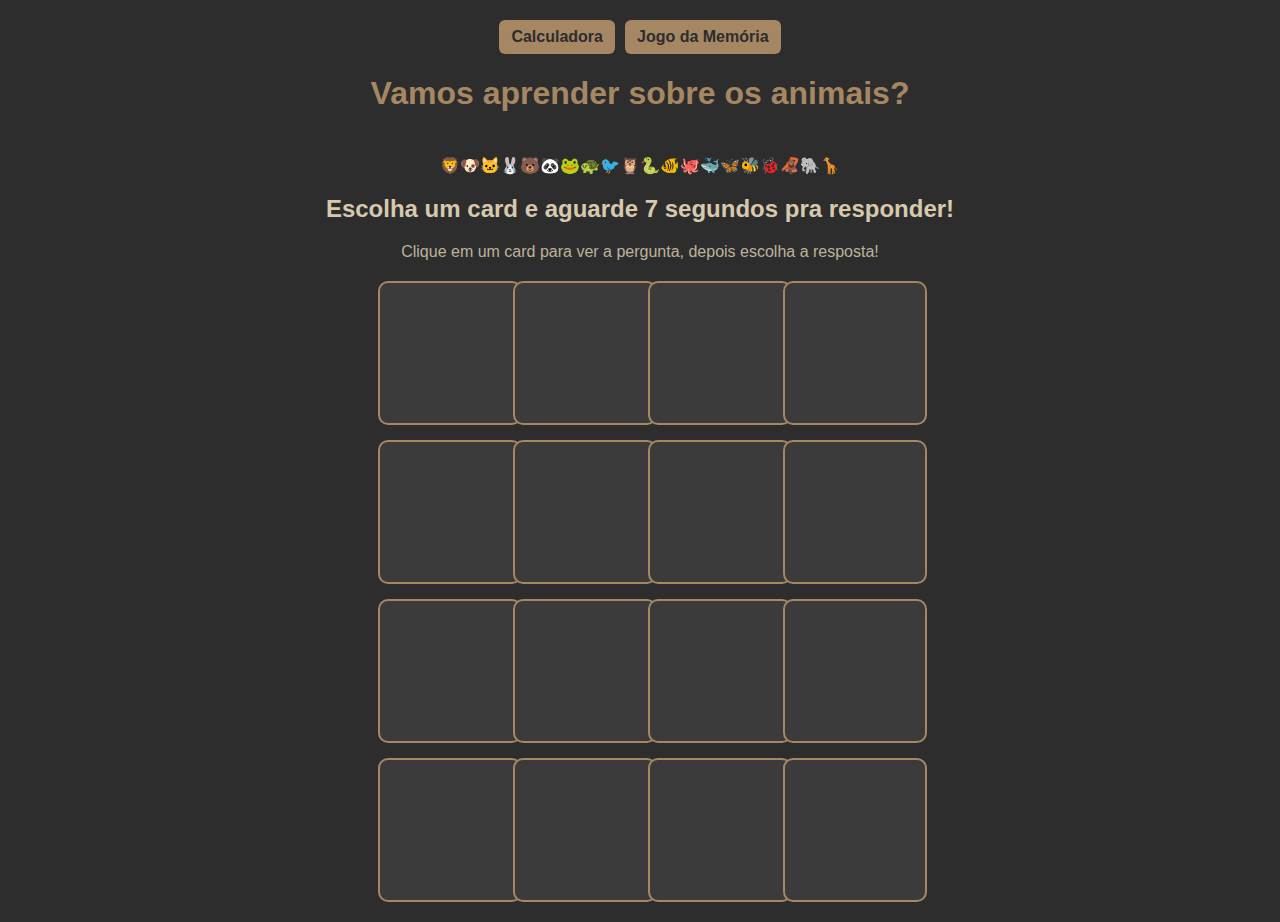
<file: index.html>
<!DOCTYPE html>
<html lang="pt-br">
<head>
  <meta charset="UTF-8" />
  <meta name="viewport" content="width=device-width, initial-scale=1.0" />
  <title>Jogo de Perguntas sobre Animais</title>
  <link rel="stylesheet" href="perguntasrespostas.css" />
</head>
<body>
  <div class="nav-buttons">
    <a href="calculadora.html">Calculadora</a>
    <a href="memoria.html">Jogo da Memória</a>
  </div>
  <h1>Vamos aprender sobre os animais?</h1><br>
  <p>🦁🐶🐱🐰🐻🐼🐸🐢🐦🦉🐍🐠🐙🐳🦋🐝🐞🦧🐘🦒</p>
  <h2>Escolha um card e aguarde 7 segundos pra responder!</h2>
  <p class="instrucao">Clique em um card para ver a pergunta, depois escolha a resposta!</p>

  <div class="container">
    <div class="card" data-pergunta="Qual é o maior animal terrestre?" data-resposta="Elefante! 🐘"></div>
    <div class="card" data-pergunta="Qual animal tem uma bolsa para carregar seus filhotes?" data-resposta="Canguru! 🦘"></div>
    <div class="card" data-pergunta="Qual é o maior predador terrestre?" data-resposta="Urso-pardo! 🐻"></div>
    <div class="card" data-pergunta="Qual animal pode mudar de cor?" data-resposta="Camaleão! 🦎"></div>
    <div class="card" data-pergunta="Qual animal tem o pescoço longo e come folhas de árvores altas?" data-resposta="Girafa! 🦒"></div>
    <div class="card" data-pergunta="Qual é o animal mais rápido do mundo?" data-resposta="Guepardo! 🐆"></div>
    <div class="card" data-pergunta="Qual animal é conhecido por dormir por 20 horas por dia?" data-resposta="Bicho-preguiça! 🦥"></div>
    <div class="card" data-pergunta="Qual foi o maior dinossauro do mundo?" data-resposta="Patagotitan mayorum! 🦕"></div>
    <div class="card" data-pergunta="Qual é o maior animal que já viveu na terra?" data-resposta="Baleia-azul! 🐋"></div>
    <div class="card" data-pergunta="Qual é o animal que vive no mar e é conhecido por sua inteligência?" data-resposta="Golfinho! 🐬"></div>
    <div class="card" data-pergunta="Qual animal é famoso por sua habilidade de saltar grandes distâncias?" data-resposta="Canguru! 🦘"></div>
    <div class="card" data-pergunta="Qual animal tem uma 'armadura' e anda devagar?" data-resposta="Tartaruga! 🐢"></div>
    <div class="card" data-pergunta="Qual animal tem três corações?" data-resposta="Polvo! 🐙"></div>
    <div class="card" data-pergunta="Qual é o animal que come formigas e tem língua longa?" data-resposta="Tamanduá! 🦦"></div>
    <div class="card" data-pergunta="Qual é o mamífero que pode voar?" data-resposta="Morcego! 🦇"></div>
    <div class="card" data-pergunta="Qual é o animal símbolo da Austrália?" data-resposta="Coala! 🐨"></div>
  </div>


  <audio id="acerto" src="acerto.mp3"></audio>
  <audio id="erro" src="erro.mp3"></audio>

  <script src="perguntasrespostas.js"></script>
</body>
</html>
</file>
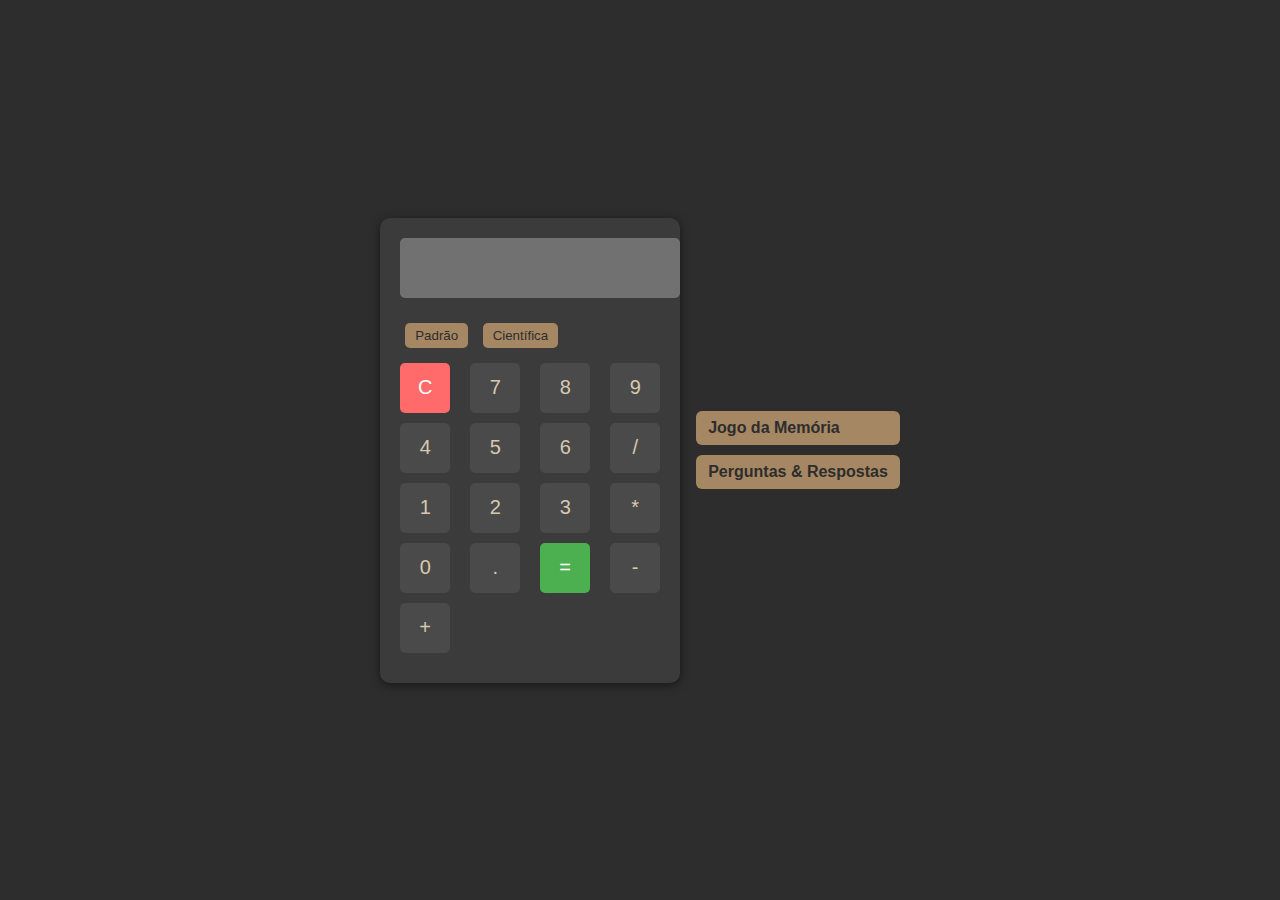
<file: calculadora.html>
<!DOCTYPE html>
<html lang="pt-br">
<head>
    <meta charset="UTF-8">
    <meta name="viewport" content="width=device-width, initial-scale=1.0">
    <title>Calculadora</title>
    <link rel="stylesheet" href="calculadora.css">
</head>
<body>
    <div class="nav-buttons">
        <a href="memoria.html">Jogo da Memória</a>
        <a href="perguntasrespostas.html">Perguntas & Respostas</a>
    </div>
    <div class="calculator">
        <input type="text" id="display" class="display" disabled />

        <div class="mode-buttons">
            <button onclick="setMode('padrao')">Padrão</button>
            <button onclick="setMode('cientifica')">Científica</button>
        </div>

        <div id="padrao" class="buttons">
            <div class="button-row">
                <button class="button button-clear" onclick="clearDisplay()">C</button>
                <button class="button" onclick="appendToDisplay('7')">7</button>
                <button class="button" onclick="appendToDisplay('8')">8</button>
                <button class="button" onclick="appendToDisplay('9')">9</button>
            </div>
            <div class="button-row">
                <button class="button" onclick="appendToDisplay('4')">4</button>
                <button class="button" onclick="appendToDisplay('5')">5</button>
                <button class="button" onclick="appendToDisplay('6')">6</button>
                <button class="button" onclick="appendToDisplay('/')">/</button>
            </div>
            <div class="button-row">
                <button class="button" onclick="appendToDisplay('1')">1</button>
                <button class="button" onclick="appendToDisplay('2')">2</button>
                <button class="button" onclick="appendToDisplay('3')">3</button>
                <button class="button" onclick="appendToDisplay('*')">*</button>
            </div>
            <div class="button-row">
                <button class="button" onclick="appendToDisplay('0')">0</button>
                <button class="button" onclick="appendToDisplay('.')">.</button>
                <button class="button button-equal" onclick="calculateResult()">=</button>
                <button class="button" onclick="appendToDisplay('-')">-</button>
            </div>
            <div class="button-row">
                <button class="button" onclick="appendToDisplay('+')">+</button>
            </div>
        </div>

        <div id="cientifica" class="buttons" style="display:none;">
            <div class="button-row">
                <button class="button button-clear" onclick="clearDisplay()">C</button>
                <button class="button" onclick="appendToDisplay('Math.sin(')">sin</button>
                <button class="button" onclick="appendToDisplay('Math.cos(')">cos</button>
                <button class="button" onclick="appendToDisplay('Math.tan(')">tan</button>
            </div>
            <div class="button-row">
                <button class="button" onclick="appendToDisplay('Math.sqrt(')">√</button>
                <button class="button" onclick="appendToDisplay('Math.pow(')">x²</button>
                <button class="button" onclick="appendToDisplay('(')">(</button>
                <button class="button" onclick="appendToDisplay(')')">)</button>
            </div>
            <div class="button-row">
                <button class="button" onclick="appendToDisplay('7')">7</button>
                <button class="button" onclick="appendToDisplay('8')">8</button>
                <button class="button" onclick="appendToDisplay('9')">9</button>
                <button class="button" onclick="appendToDisplay('/')">/</button>
            </div>
            <div class="button-row">
                <button class="button" onclick="appendToDisplay('4')">4</button>
                <button class="button" onclick="appendToDisplay('5')">5</button>
                <button class="button" onclick="appendToDisplay('6')">6</button>
                <button class="button" onclick="appendToDisplay('*')">*</button>
            </div>
            <div class="button-row">
                <button class="button" onclick="appendToDisplay('1')">1</button>
                <button class="button" onclick="appendToDisplay('2')">2</button>
                <button class="button" onclick="appendToDisplay('3')">3</button>
                <button class="button" onclick="appendToDisplay('-')">-</button>
            </div>
            <div class="button-row">
                <button class="button" onclick="appendToDisplay('0')">0</button>
                <button class="button" onclick="appendToDisplay('.')">.</button>
                <button class="button button-equal" onclick="calculateResult()">=</button>
                <button class="button" onclick="appendToDisplay('+')">+</button>
            </div>
        </div>
    </div>

    <script src="calculadora.js"></script>
</body>
</html>
</file>
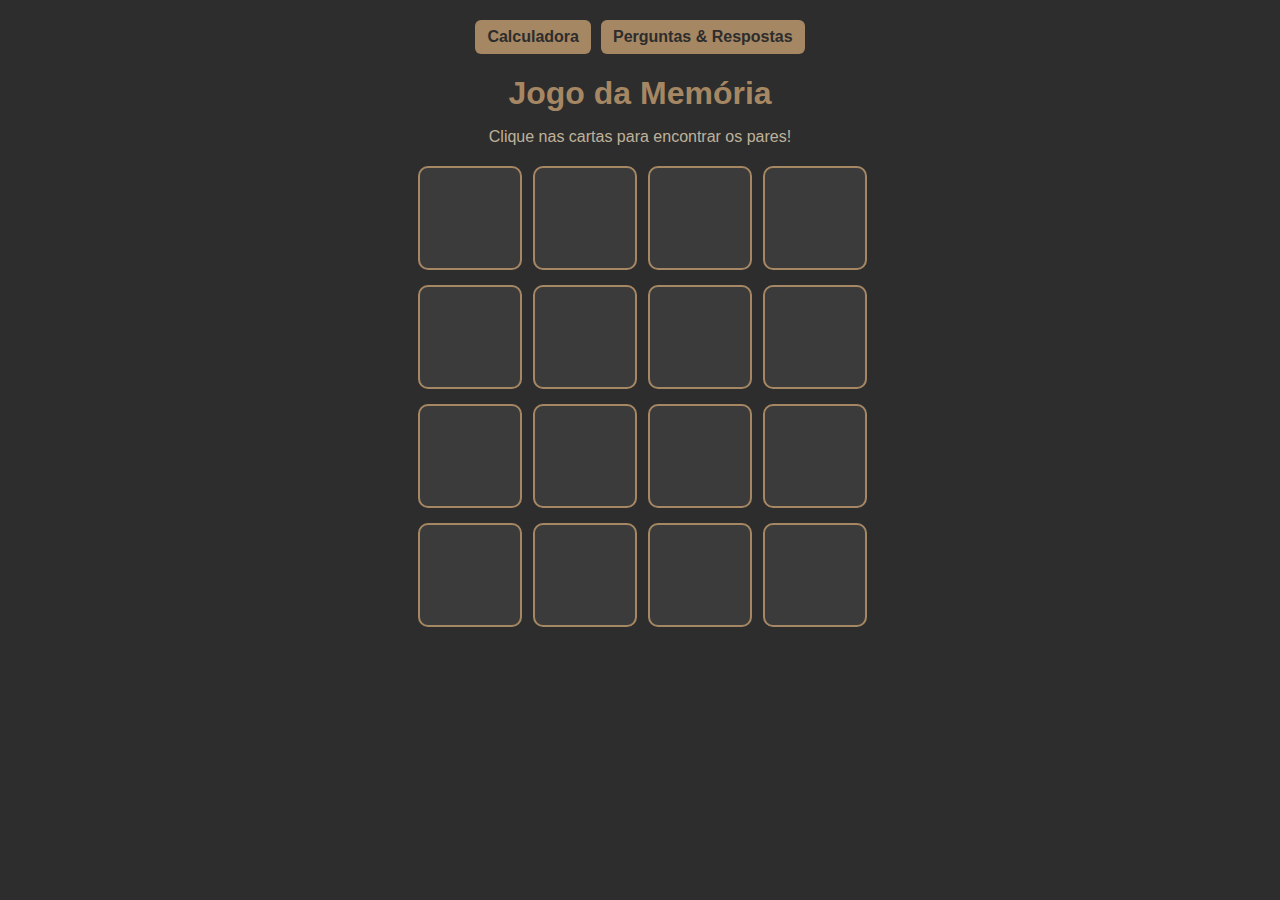
<file: memoria.html>
<!DOCTYPE html>
<html lang="pt-br">
<head>
    <meta charset="UTF-8">
    <meta name="viewport" content="width=device-width, initial-scale=1.0">
    <title>Jogo da Memória</title>
    <link rel="stylesheet" href="memoria.css">
</head>
<body>
    <div class="nav-buttons">
        <a href="calculadora.html">Calculadora</a>
        <a href="perguntasrespostas.html">Perguntas & Respostas</a>
    </div>
    <h1>Jogo da Memória</h1>
    <p class="instrucao">Clique nas cartas para encontrar os pares!</p>

    <div class="container" id="gameContainer">
        <!-- Cartas serão geradas via JavaScript -->
    </div>

    <script src="memoria.js"></script>
</body>
</html>
</file>
<file: perguntasrespostas.css>
body {
  font-family: "Poppins", sans-serif;
  background-color: #2D2D2D;
  color: #D7C9AE;
  text-align: center;
  margin: 0;
  padding: 20px;
}

h1 {
  margin-bottom: 10px;
  font-size: 2em;
  color: #A68763;
}

.instrucao {
  font-size: 1em;
  margin-bottom: 20px;
  color: #D7C9AE;
  opacity: 0.85;
}

.container {
  display: grid;
  grid-template-columns: repeat(4, 120px);
  grid-gap: 15px;
  justify-content: center;
}

.card {
  width: 120px;
  height: 120px;
  background-color: #3B3B3B;
  border: 2px solid #A68763;
  border-radius: 10px;
  cursor: pointer;
  display: flex;
  justify-content: center;
  align-items: center;
  font-weight: 600;
  font-size: 0.8em;
  transition: all 0.3s ease;
  padding: 10px;
  color: #D7C9AE;
  flex-direction: column;
}

.card:hover {
  transform: scale(1.1);
  background-color: #4A4A4A;
}

.card.mostrando {
  background-color: #A68763;
  color: #2D2D2D;
}

.card.respondido {
  pointer-events: none;
}

.opcao {
  margin: 5px;
  padding: 5px 10px;
  cursor: pointer;
  border: none;
  border-radius: 5px;
  font-weight: bold;
}

.opcao:hover {
  opacity: 0.8;
}

.nav-buttons {
  display: flex;
  gap: 10px;
  justify-content: center;
  margin-bottom: 20px;
}

.nav-buttons a {
  text-decoration: none;
  padding: 8px 12px;
  background-color: #A68763;
  color: #2D2D2D;
  border-radius: 6px;
  font-weight: 600;
}

.nav-buttons a:hover {
  background-color: #8f6e4e;
}

@media (max-width: 500px) {
  .container {
    grid-template-columns: repeat(2, 120px);
  }
}
</file>
<file: calculadora.css>
body {
    font-family: Arial, sans-serif;
    display: flex;
    justify-content: center;
    align-items: center;
    height: 100vh;
    margin: 0;
    background-color: #2D2D2D;
    color: #D7C9AE;
}

.calculator {
    background-color: #3B3B3B;
    border-radius: 10px;
    padding: 20px;
    width: 260px;
    box-shadow: 0 2px 10px rgba(0,0,0,0.5);
    order: 1;
}

.display {
    width: 100%;
    height: 40px;
    font-size: 24px;
    text-align: right;
    padding: 10px;
    border-radius: 5px;
    border: none;
    margin-bottom: 20px;
}

.button-row {
    display: flex;
    justify-content: space-between;
    margin-bottom: 10px;
}

.button {
    width: 50px;
    height: 50px;
    font-size: 20px;
    border: none;
    background-color: #4A4A4A;
    border-radius: 5px;
    cursor: pointer;
    color: #D7C9AE;
}

.button:hover {
    background-color: #A68763;
}

.button-clear {
    background-color: #ff6b6b;
    color: white;
}

.button-equal {
    background-color: #4caf50;
    color: white;
}

.mode-buttons {
    margin-bottom: 10px;
}

.mode-buttons button {
    margin: 5px;
    padding: 5px 10px;
    cursor: pointer;
    border-radius: 5px;
    border: none;
    background-color: #A68763;
    color: #2D2D2D;
}

.nav-buttons {
    display: flex;
    flex-direction: column; /* empilha um em cima do outro */
    gap: 10px;
    margin-left: 16px; /* espaço entre calculadora e botões */
    order: 2; /* faz com que apareçam depois da calculadora no layout flex do body */
    align-self: center; /* centraliza verticalmente ao lado da calculadora */
}

.nav-buttons a {
    text-decoration: none;
    padding: 8px 12px;
    background-color: #A68763;
    color: #2D2D2D;
    border-radius: 6px;
    font-weight: 600;
    display: inline-block;
}

.nav-buttons a:hover {
    background-color: #8f6e4e;
}
</file>
<file: memoria.css>
body {
  font-family: "Poppins", sans-serif;
  background-color: #2D2D2D;
  color: #D7C9AE;
  text-align: center;
  margin: 0;
  padding: 20px;
}

h1 {
  font-size: 2em;
  color: #A68763;
  margin-bottom: 5px;
}

.instrucao {
  opacity: 0.85;
  margin-bottom: 20px;
}

.container {
  display: grid;
  grid-template-columns: repeat(4, 100px);
  grid-gap: 15px;
  justify-content: center;
}

.card {
  width: 100px;
  height: 100px;
  background-color: #3B3B3B;
  border: 2px solid #A68763;
  border-radius: 10px;
  cursor: pointer;
  display: flex;
  justify-content: center;
  align-items: center;
  font-weight: 600;
  font-size: 1.5em;
  transition: all 0.3s ease;
  color: #D7C9AE;
  position: relative;
}

.card.mostrando,
.card.respondido {
  background-color: #A68763;
  color: #2D2D2D;
}

.card:hover:not(.mostrando):not(.respondido) {
  transform: scale(1.1);
  background-color: #4A4A4A;
}

.nav-buttons {
  display: flex;
  gap: 10px;
  justify-content: center;
  margin-bottom: 20px;
}

.nav-buttons a {
  text-decoration: none;
  padding: 8px 12px;
  background-color: #A68763;
  color: #2D2D2D;
  border-radius: 6px;
  font-weight: 600;
}

.nav-buttons a:hover {
  background-color: #8f6e4e;
}

@media (max-width: 500px) {
  .container {
    grid-template-columns: repeat(2, 100px);
  }
}
</file>
